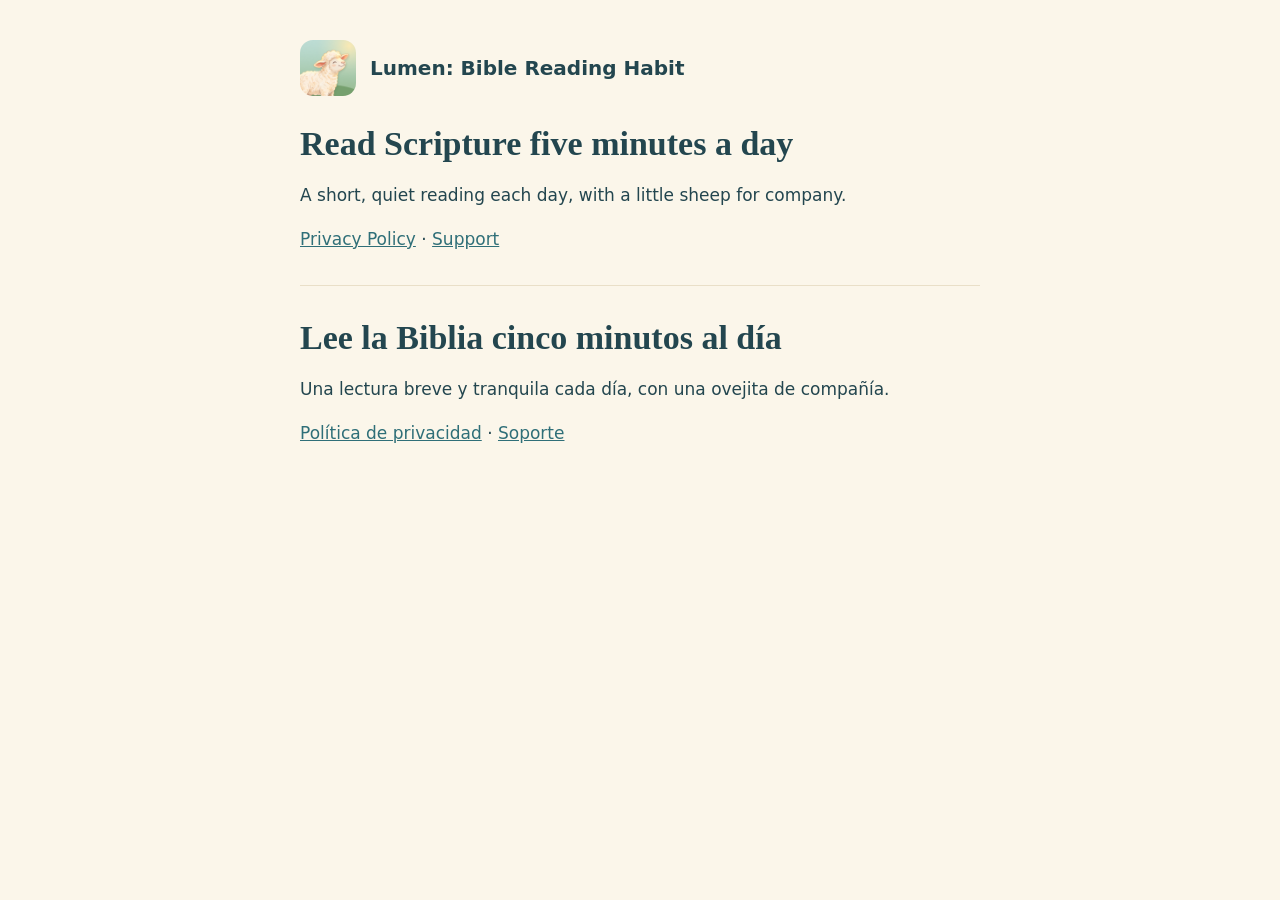
<file: docs/index.html>
<!doctype html>
<html lang="en"><head><meta charset="utf-8"><meta name="viewport" content="width=device-width,initial-scale=1">
<title>Lumen: Bible Reading Habit</title><link rel="stylesheet" href="assets/style.css"><link rel="icon" href="assets/icon.png"></head>
<body><main>
<header><img src="assets/icon.png" alt=""><span style="font-weight:700;font-size:20px">Lumen: Bible Reading Habit</span></header>
<h1>Read Scripture five minutes a day</h1>
<p>A short, quiet reading each day, with a little sheep for company.</p>
<p><a href="privacy/">Privacy Policy</a> · <a href="support/">Support</a></p>
<hr style="border:0;border-top:1px solid var(--line);margin:32px 0">
<h1 lang="es">Lee la Biblia cinco minutos al día</h1>
<p lang="es">Una lectura breve y tranquila cada día, con una ovejita de compañía.</p>
<p lang="es"><a href="privacy/#es">Política de privacidad</a> · <a href="support/#es">Soporte</a></p>
</main></body></html>
</file>
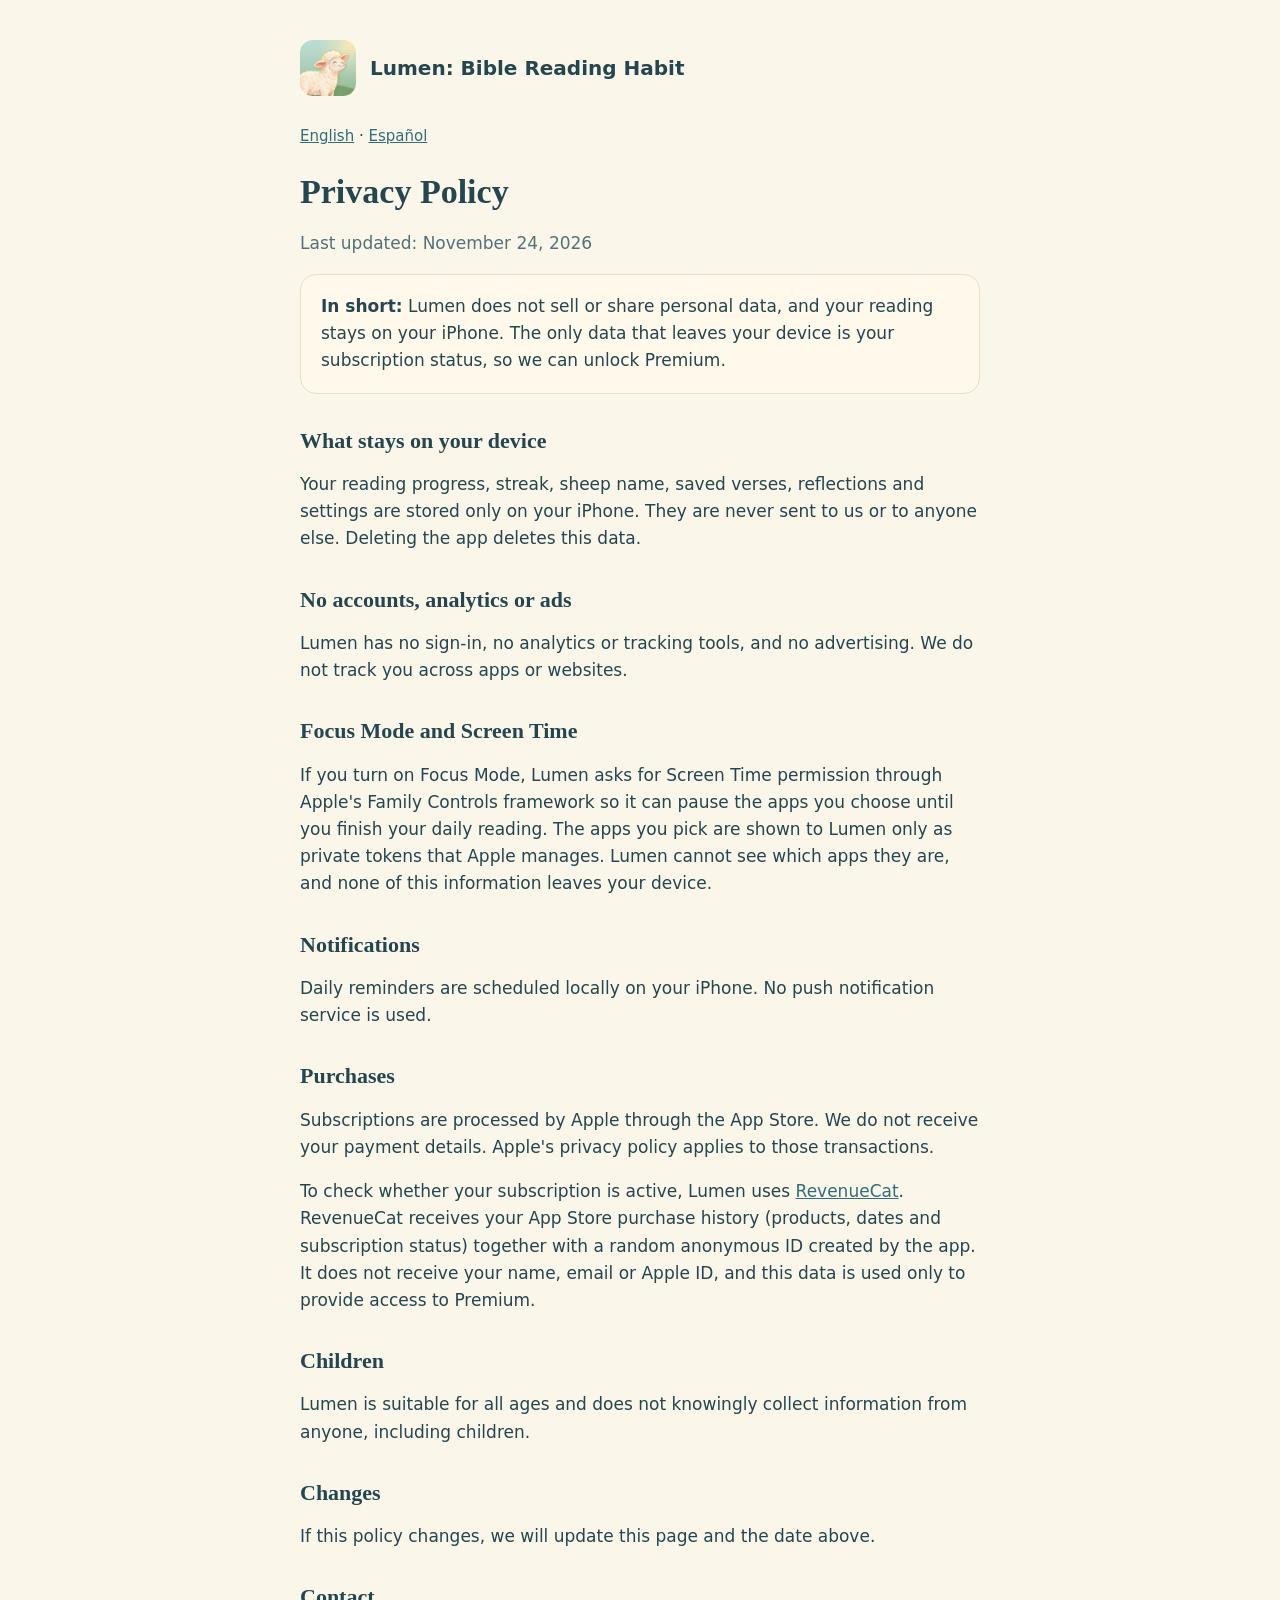
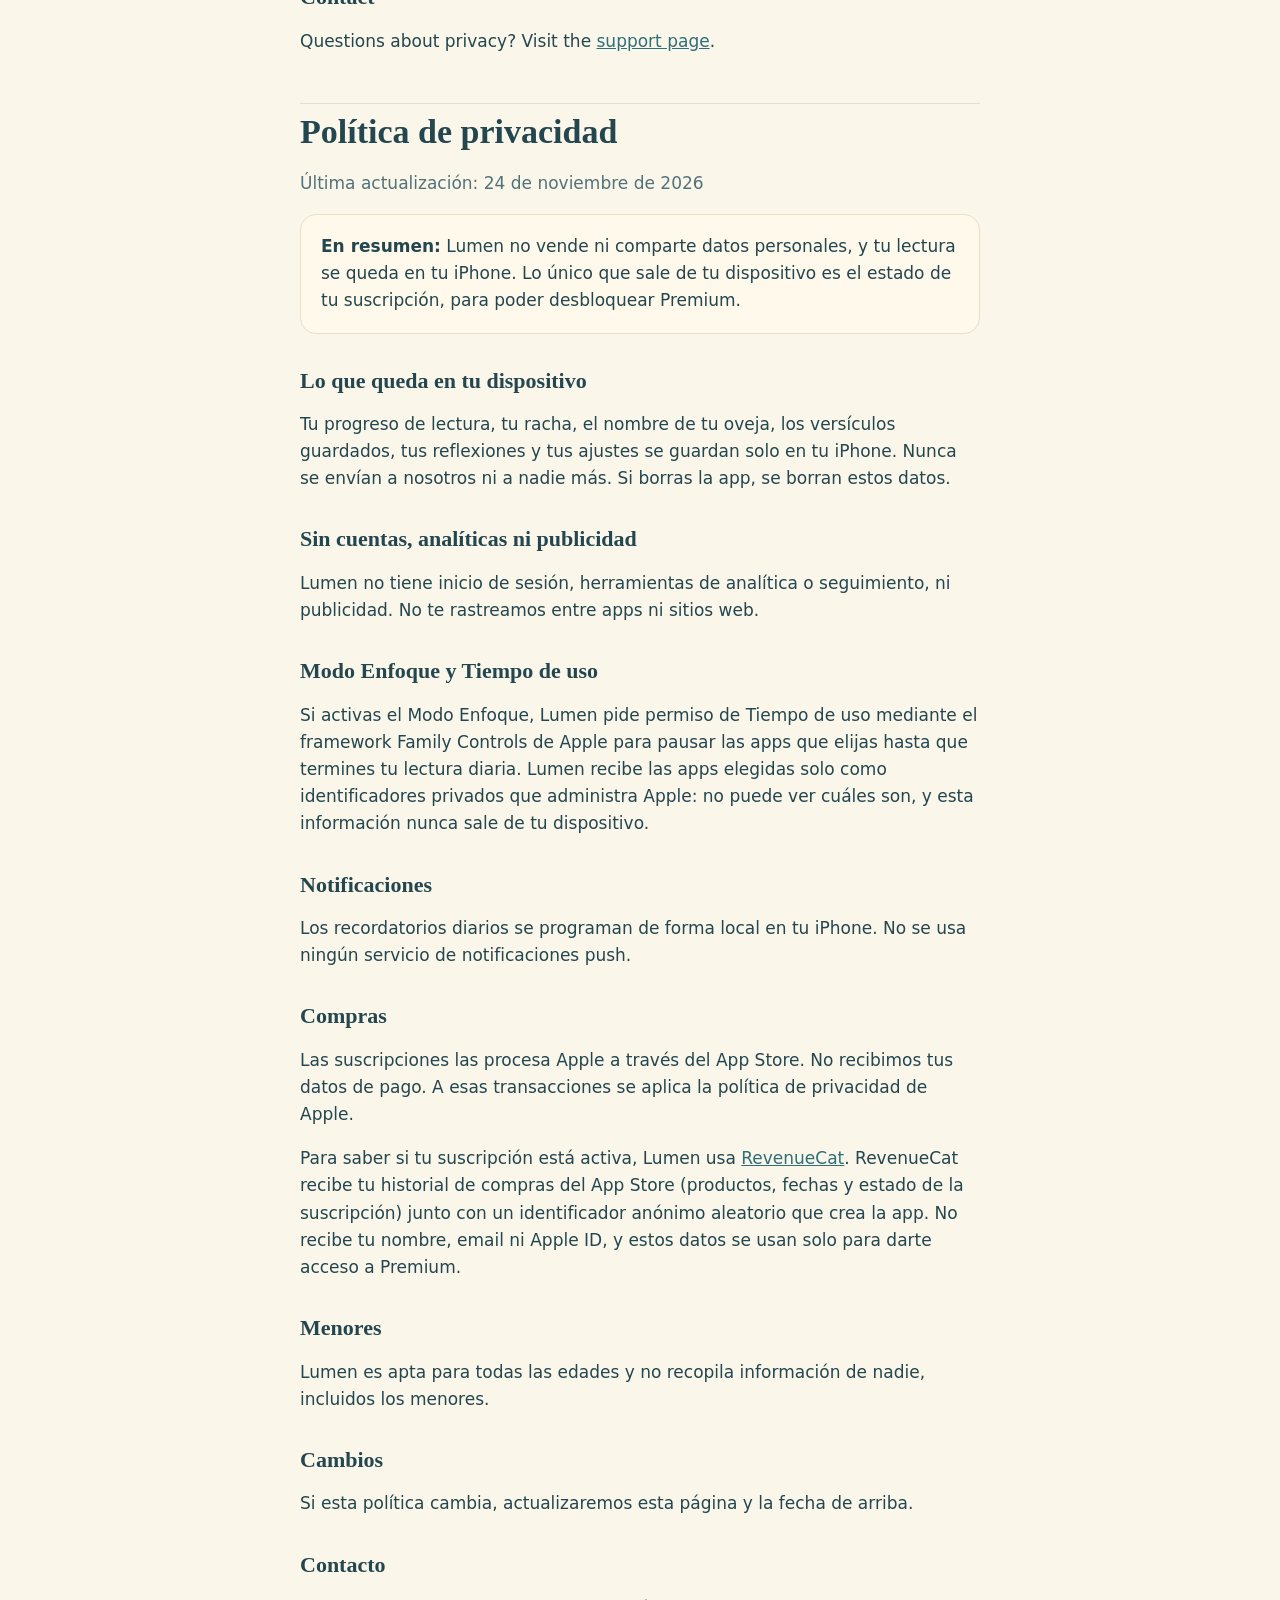
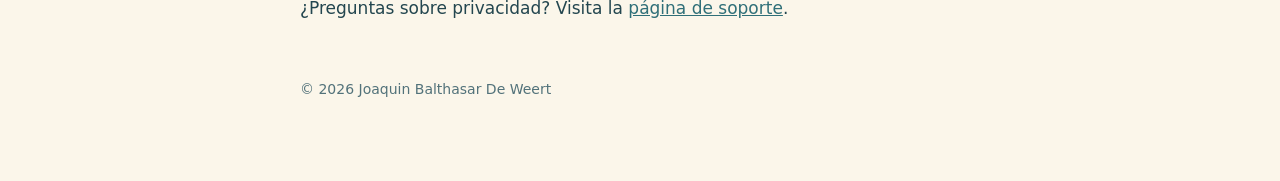
<file: docs/privacy/index.html>
<!doctype html>
<html lang="en"><head><meta charset="utf-8"><meta name="viewport" content="width=device-width,initial-scale=1">
<title>Privacy Policy · Lumen</title><link rel="stylesheet" href="../assets/style.css"><link rel="icon" href="../assets/icon.png"></head>
<body><main>
<header><img src="../assets/icon.png" alt=""><a href="../">Lumen: Bible Reading Habit</a></header>
<nav class="lang"><a href="#en">English</a> · <a href="#es">Español</a></nav>

<section id="en" lang="en">
<h1>Privacy Policy</h1>
<p class="muted">Last updated: November 24, 2026</p>
<div class="card"><strong>In short:</strong> Lumen does not sell or share personal data, and your reading stays on your iPhone. The only data that leaves your device is your subscription status, so we can unlock Premium.</div>

<h2>What stays on your device</h2>
<p>Your reading progress, streak, sheep name, saved verses, reflections and settings are stored only on your iPhone. They are never sent to us or to anyone else. Deleting the app deletes this data.</p>

<h2>No accounts, analytics or ads</h2>
<p>Lumen has no sign-in, no analytics or tracking tools, and no advertising. We do not track you across apps or websites.</p>

<h2>Focus Mode and Screen Time</h2>
<p>If you turn on Focus Mode, Lumen asks for Screen Time permission through Apple's Family Controls framework so it can pause the apps you choose until you finish your daily reading. The apps you pick are shown to Lumen only as private tokens that Apple manages. Lumen cannot see which apps they are, and none of this information leaves your device.</p>

<h2>Notifications</h2>
<p>Daily reminders are scheduled locally on your iPhone. No push notification service is used.</p>

<h2>Purchases</h2>
<p>Subscriptions are processed by Apple through the App Store. We do not receive your payment details. Apple's privacy policy applies to those transactions.</p>
<p>To check whether your subscription is active, Lumen uses <a href="https://www.revenuecat.com/privacy">RevenueCat</a>. RevenueCat receives your App Store purchase history (products, dates and subscription status) together with a random anonymous ID created by the app. It does not receive your name, email or Apple ID, and this data is used only to provide access to Premium.</p>

<h2>Children</h2>
<p>Lumen is suitable for all ages and does not knowingly collect information from anyone, including children.</p>

<h2>Changes</h2>
<p>If this policy changes, we will update this page and the date above.</p>

<h2>Contact</h2>
<p>Questions about privacy? Visit the <a href="../support/">support page</a>.</p>
</section>

<section id="es" lang="es">
<h1>Política de privacidad</h1>
<p class="muted">Última actualización: 24 de noviembre de 2026</p>
<div class="card"><strong>En resumen:</strong> Lumen no vende ni comparte datos personales, y tu lectura se queda en tu iPhone. Lo único que sale de tu dispositivo es el estado de tu suscripción, para poder desbloquear Premium.</div>

<h2>Lo que queda en tu dispositivo</h2>
<p>Tu progreso de lectura, tu racha, el nombre de tu oveja, los versículos guardados, tus reflexiones y tus ajustes se guardan solo en tu iPhone. Nunca se envían a nosotros ni a nadie más. Si borras la app, se borran estos datos.</p>

<h2>Sin cuentas, analíticas ni publicidad</h2>
<p>Lumen no tiene inicio de sesión, herramientas de analítica o seguimiento, ni publicidad. No te rastreamos entre apps ni sitios web.</p>

<h2>Modo Enfoque y Tiempo de uso</h2>
<p>Si activas el Modo Enfoque, Lumen pide permiso de Tiempo de uso mediante el framework Family Controls de Apple para pausar las apps que elijas hasta que termines tu lectura diaria. Lumen recibe las apps elegidas solo como identificadores privados que administra Apple: no puede ver cuáles son, y esta información nunca sale de tu dispositivo.</p>

<h2>Notificaciones</h2>
<p>Los recordatorios diarios se programan de forma local en tu iPhone. No se usa ningún servicio de notificaciones push.</p>

<h2>Compras</h2>
<p>Las suscripciones las procesa Apple a través del App Store. No recibimos tus datos de pago. A esas transacciones se aplica la política de privacidad de Apple.</p>
<p>Para saber si tu suscripción está activa, Lumen usa <a href="https://www.revenuecat.com/privacy">RevenueCat</a>. RevenueCat recibe tu historial de compras del App Store (productos, fechas y estado de la suscripción) junto con un identificador anónimo aleatorio que crea la app. No recibe tu nombre, email ni Apple ID, y estos datos se usan solo para darte acceso a Premium.</p>

<h2>Menores</h2>
<p>Lumen es apta para todas las edades y no recopila información de nadie, incluidos los menores.</p>

<h2>Cambios</h2>
<p>Si esta política cambia, actualizaremos esta página y la fecha de arriba.</p>

<h2>Contacto</h2>
<p>¿Preguntas sobre privacidad? Visita la <a href="../support/">página de soporte</a>.</p>
</section>
<footer class="muted">© 2026 Joaquin Balthasar De Weert</footer>
</main></body></html>
</file>
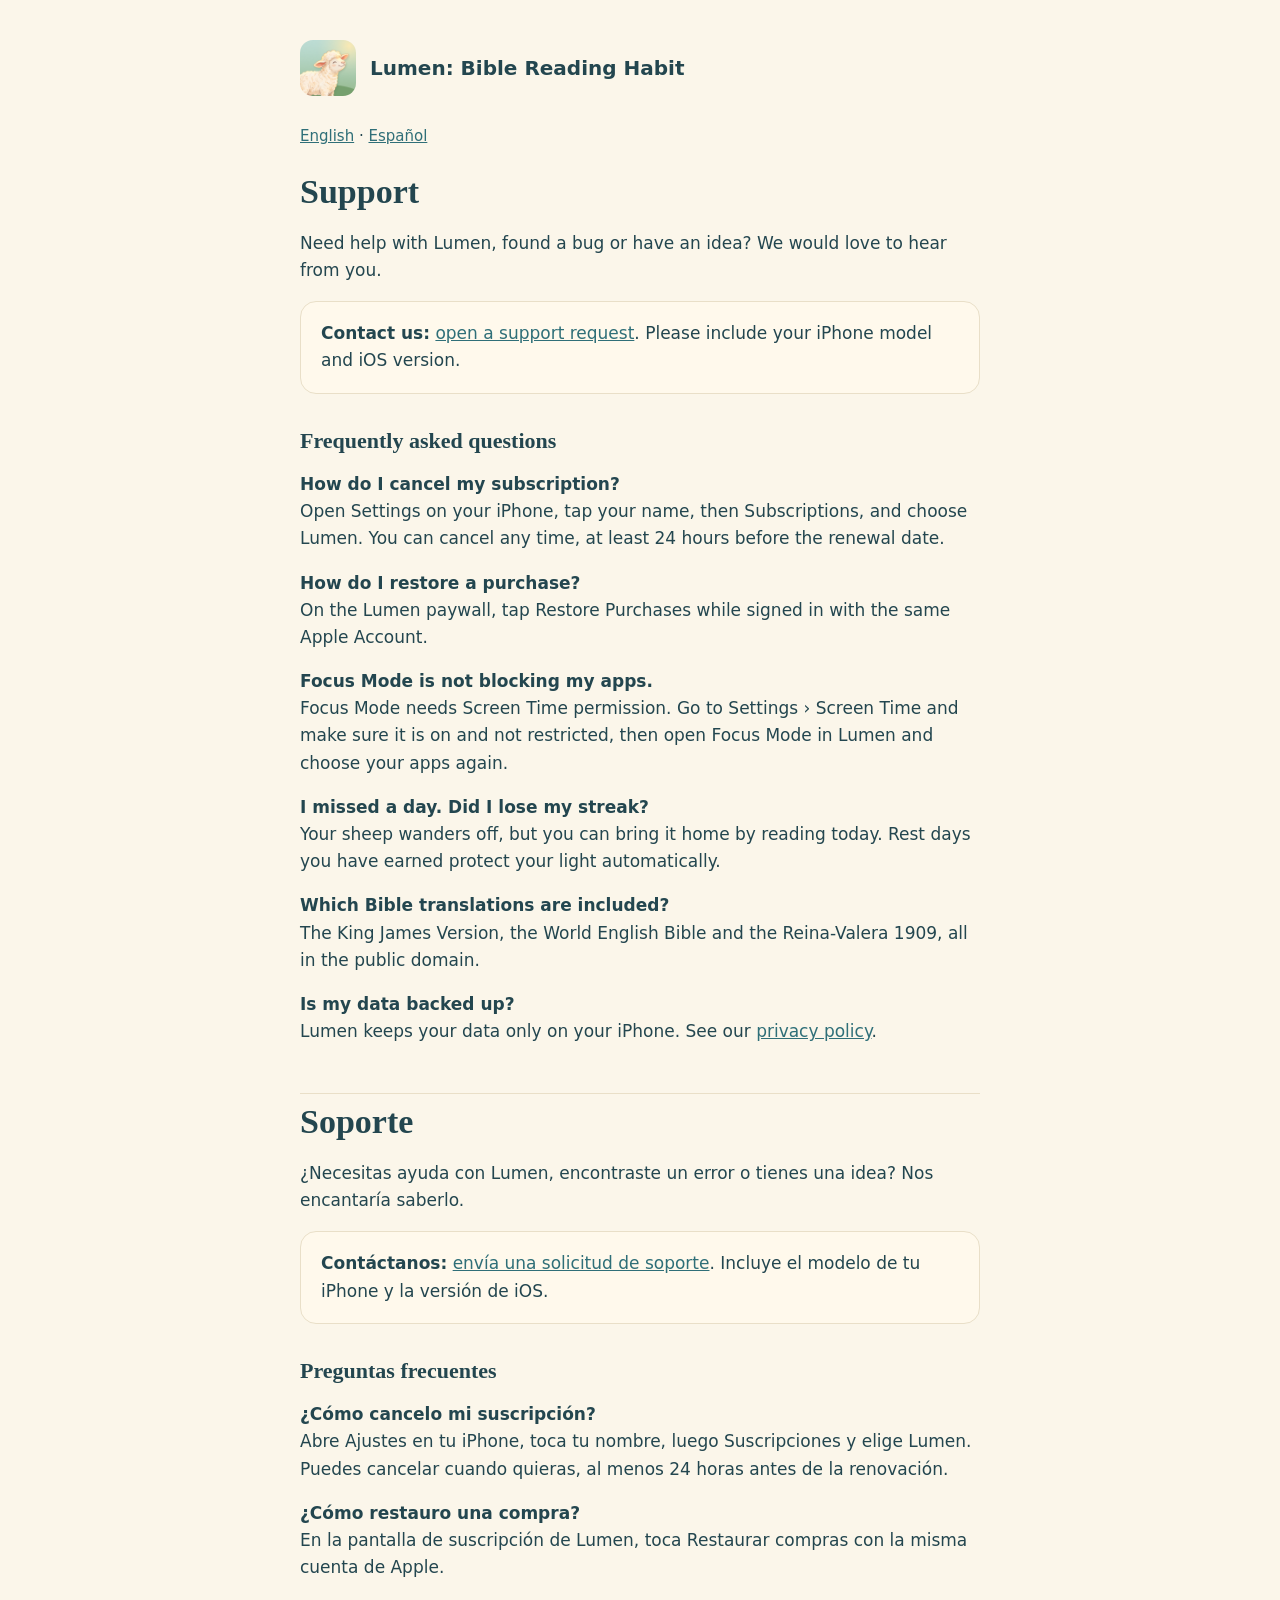
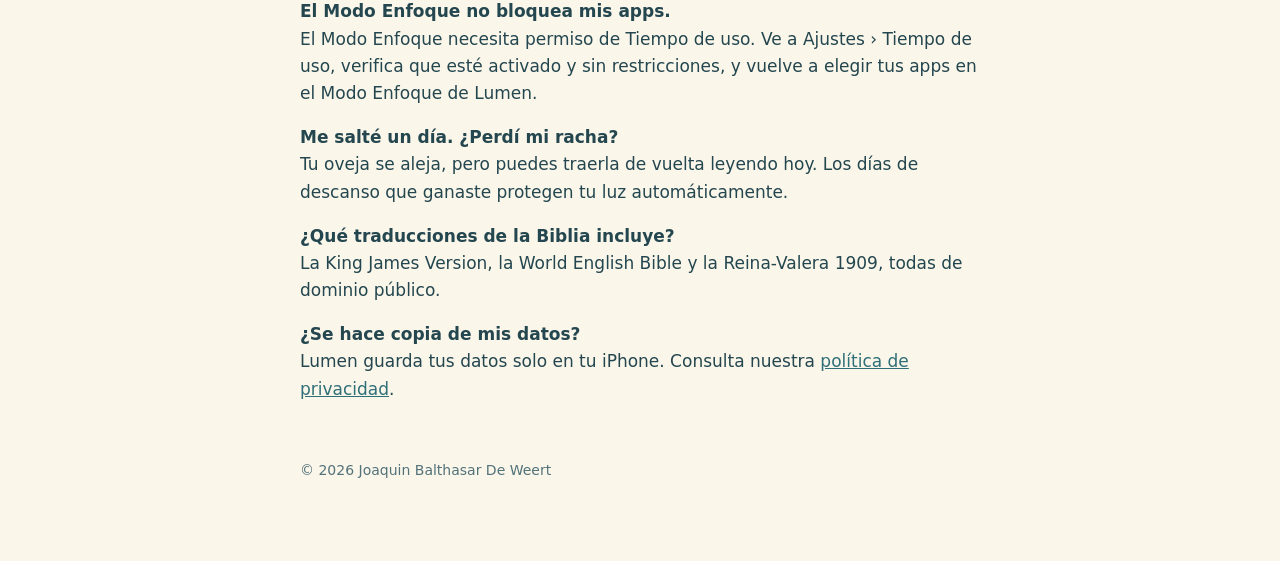
<file: docs/support/index.html>
<!doctype html>
<html lang="en"><head><meta charset="utf-8"><meta name="viewport" content="width=device-width,initial-scale=1">
<title>Support · Lumen</title><link rel="stylesheet" href="../assets/style.css"><link rel="icon" href="../assets/icon.png"></head>
<body><main>
<header><img src="../assets/icon.png" alt=""><a href="../">Lumen: Bible Reading Habit</a></header>
<nav class="lang"><a href="#en">English</a> · <a href="#es">Español</a></nav>

<section id="en" lang="en">
<h1>Support</h1>
<p>Need help with Lumen, found a bug or have an idea? We would love to hear from you.</p>
<div class="card"><strong>Contact us:</strong> <a href="https://github.com/JoaquinDW/scroll-bible-app/issues/new">open a support request</a>. Please include your iPhone model and iOS version.</div>

<h2>Frequently asked questions</h2>
<p><strong>How do I cancel my subscription?</strong><br>Open Settings on your iPhone, tap your name, then Subscriptions, and choose Lumen. You can cancel any time, at least 24 hours before the renewal date.</p>
<p><strong>How do I restore a purchase?</strong><br>On the Lumen paywall, tap Restore Purchases while signed in with the same Apple Account.</p>
<p><strong>Focus Mode is not blocking my apps.</strong><br>Focus Mode needs Screen Time permission. Go to Settings › Screen Time and make sure it is on and not restricted, then open Focus Mode in Lumen and choose your apps again.</p>
<p><strong>I missed a day. Did I lose my streak?</strong><br>Your sheep wanders off, but you can bring it home by reading today. Rest days you have earned protect your light automatically.</p>
<p><strong>Which Bible translations are included?</strong><br>The King James Version, the World English Bible and the Reina-Valera 1909, all in the public domain.</p>
<p><strong>Is my data backed up?</strong><br>Lumen keeps your data only on your iPhone. See our <a href="../privacy/">privacy policy</a>.</p>
</section>

<section id="es" lang="es">
<h1>Soporte</h1>
<p>¿Necesitas ayuda con Lumen, encontraste un error o tienes una idea? Nos encantaría saberlo.</p>
<div class="card"><strong>Contáctanos:</strong> <a href="https://github.com/JoaquinDW/scroll-bible-app/issues/new">envía una solicitud de soporte</a>. Incluye el modelo de tu iPhone y la versión de iOS.</div>

<h2>Preguntas frecuentes</h2>
<p><strong>¿Cómo cancelo mi suscripción?</strong><br>Abre Ajustes en tu iPhone, toca tu nombre, luego Suscripciones y elige Lumen. Puedes cancelar cuando quieras, al menos 24 horas antes de la renovación.</p>
<p><strong>¿Cómo restauro una compra?</strong><br>En la pantalla de suscripción de Lumen, toca Restaurar compras con la misma cuenta de Apple.</p>
<p><strong>El Modo Enfoque no bloquea mis apps.</strong><br>El Modo Enfoque necesita permiso de Tiempo de uso. Ve a Ajustes › Tiempo de uso, verifica que esté activado y sin restricciones, y vuelve a elegir tus apps en el Modo Enfoque de Lumen.</p>
<p><strong>Me salté un día. ¿Perdí mi racha?</strong><br>Tu oveja se aleja, pero puedes traerla de vuelta leyendo hoy. Los días de descanso que ganaste protegen tu luz automáticamente.</p>
<p><strong>¿Qué traducciones de la Biblia incluye?</strong><br>La King James Version, la World English Bible y la Reina-Valera 1909, todas de dominio público.</p>
<p><strong>¿Se hace copia de mis datos?</strong><br>Lumen guarda tus datos solo en tu iPhone. Consulta nuestra <a href="../privacy/">política de privacidad</a>.</p>
</section>
<footer class="muted">© 2026 Joaquin Balthasar De Weert</footer>
</main></body></html>
</file>
<file: docs/assets/style.css>
:root{--ivory:#FBF6EA;--paper:#FFF9EC;--petrol:#23464F;--soft:#52727A;--gold:#E5B95C;--sage:#B7CDAA;--line:#E9DFC8}
*{box-sizing:border-box}
body{margin:0;background:var(--ivory);color:var(--petrol);font:17px/1.6 -apple-system,BlinkMacSystemFont,"Segoe UI",system-ui,sans-serif}
main{max-width:720px;margin:0 auto;padding:40px 20px 80px}
header{display:flex;align-items:center;gap:14px;margin-bottom:28px}
header img{width:56px;height:56px;border-radius:13px}
header a{color:inherit;text-decoration:none;font-weight:700;font-size:20px}
h1,h2{font-family:"New York",Georgia,serif;line-height:1.2}
h1{font-size:34px;margin:0 0 6px}
h2{font-size:22px;margin:34px 0 8px}
.muted{color:var(--soft)}
a{color:#2f6f78}
nav.lang{margin:8px 0 24px;font-size:15px}
section+section{border-top:1px solid var(--line);margin-top:48px;padding-top:8px}
.card{background:var(--paper);border:1px solid var(--line);border-radius:16px;padding:18px 20px;margin:16px 0}
ul{padding-left:22px}
footer{margin-top:56px;font-size:14px}
</file>
